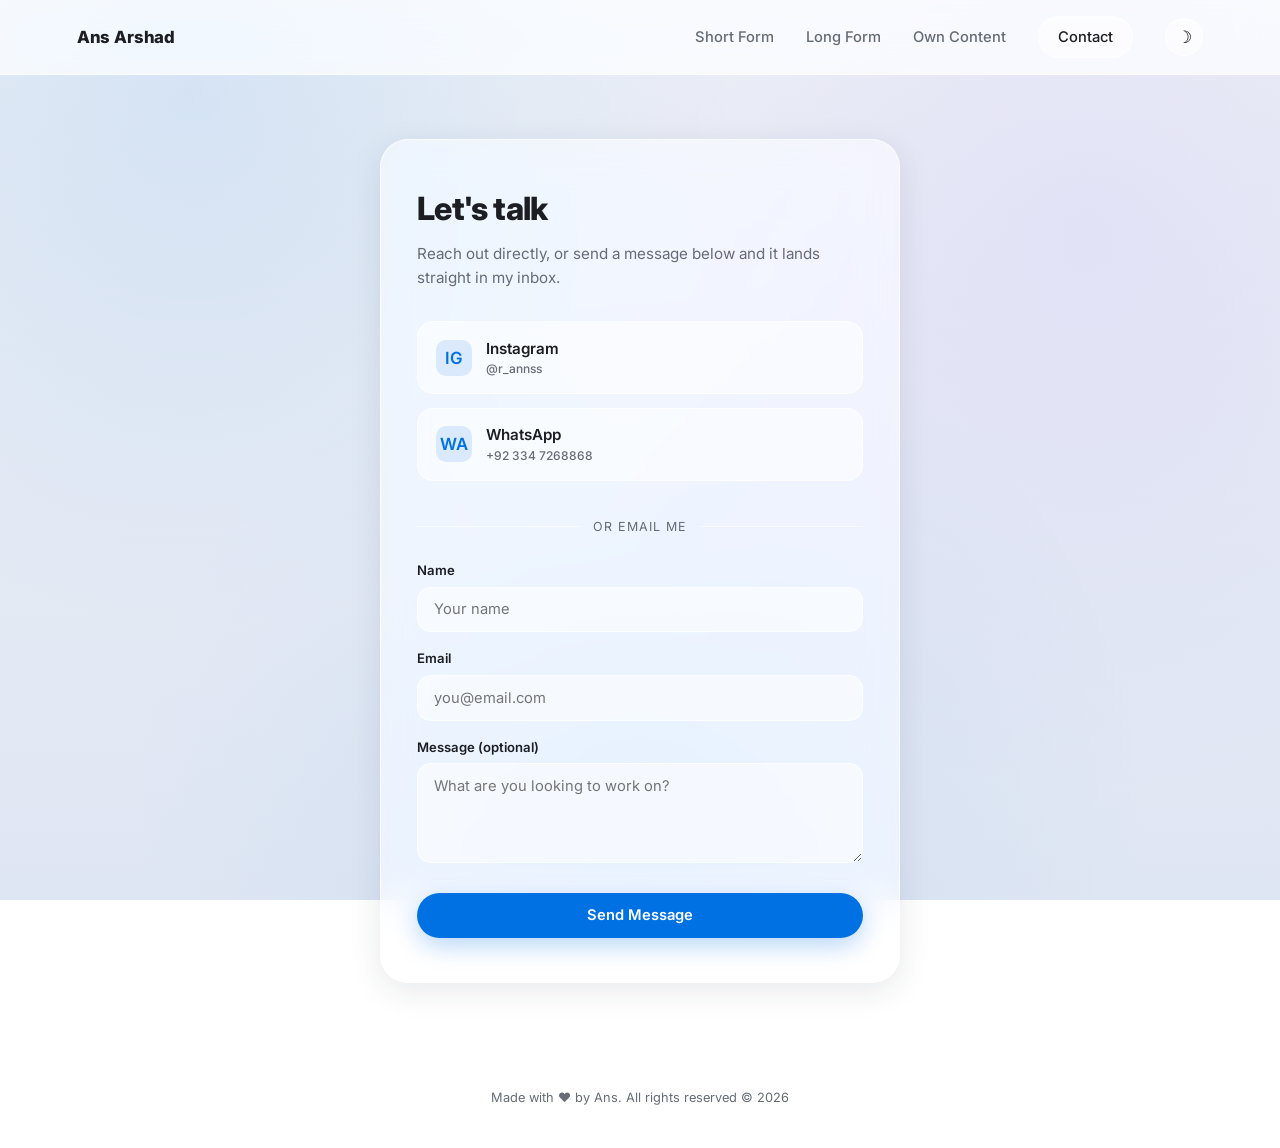
<file: contact.html>
<!DOCTYPE html>
<html lang="en">
<head>
<meta charset="UTF-8">
<meta name="viewport" content="width=device-width, initial-scale=1.0">
<title>Contact | Ans Arshad</title>
<link rel="stylesheet" href="styles.css">
<script>
  if(localStorage.getItem('theme') === 'dark'){
    document.documentElement.setAttribute('data-theme','dark');
  }
</script>
</head>
<body>

<nav class="navbar">
  <a href="index.html" class="logo">Ans Arshad</a>
  <button class="nav-toggle" id="navToggle" aria-label="Toggle menu">&#9776;</button>
  <div class="links" id="navLinks">
    <a href="index.html#shortform">Short Form</a>
    <a href="index.html#longform">Long Form</a>
    <a href="index.html#owncontent">Own Content</a>
    <a href="contact.html" class="contact-btn">Contact</a>
    <button class="theme-toggle" id="themeToggle" aria-label="Toggle dark mode">&#9789;</button>
  </div>
</nav>

<div class="contact-wrap">
  <div class="contact-card glass">
    <h1>Let's talk</h1>
    <p>Reach out directly, or send a message below and it lands straight in my inbox.</p>

    <div class="contact-links">
      <a class="contact-link" href="https://www.instagram.com/r_annss" target="_blank" rel="noopener">
        <span class="icon">IG</span>
        <span class="meta">Instagram<small>@r_annss</small></span>
      </a>
      <a class="contact-link" href="https://wa.me/923347268868" target="_blank" rel="noopener">
        <span class="icon">WA</span>
        <span class="meta">WhatsApp<small>+92 334 7268868</small></span>
      </a>
    </div>

    <div class="divider">or email me</div>

    <form class="contact-form" name="contact" method="POST" data-netlify="true" netlify-honeypot="bot-field" action="thank-you.html">
      <input type="hidden" name="form-name" value="contact">
      <p style="display:none;">
        <label>Don't fill this out: <input name="bot-field"></label>
      </p>

      <div class="field">
        <label for="name">Name</label>
        <input type="text" id="name" name="name" placeholder="Your name" required>
      </div>

      <div class="field">
        <label for="email">Email</label>
        <input type="email" id="email" name="email" placeholder="you@email.com" required>
      </div>

      <div class="field">
        <label for="message">Message (optional)</label>
        <textarea id="message" name="message" placeholder="What are you looking to work on?"></textarea>
      </div>

      <button type="submit" class="btn btn-primary submit-btn">Send Message</button>
    </form>
  </div>
</div>

<footer>
  <p>Made with &#10084;&#65039; by Ans. All rights reserved &#169; 2026</p>
</footer>

<script>
  const navToggle = document.getElementById('navToggle');
  const navLinks = document.getElementById('navLinks');
  navToggle.addEventListener('click', () => navLinks.classList.toggle('open'));

  const themeToggle = document.getElementById('themeToggle');
  const root = document.documentElement;
  function syncIcon(){
    themeToggle.innerHTML = root.getAttribute('data-theme') === 'dark' ? '&#9728;&#65039;' : '&#9789;';
  }
  syncIcon();
  themeToggle.addEventListener('click', () => {
    const isDark = root.getAttribute('data-theme') === 'dark';
    if(isDark){
      root.removeAttribute('data-theme');
      localStorage.setItem('theme','light');
    } else {
      root.setAttribute('data-theme','dark');
      localStorage.setItem('theme','dark');
    }
    syncIcon();
  });
</script>

</body>
</html>
</file>
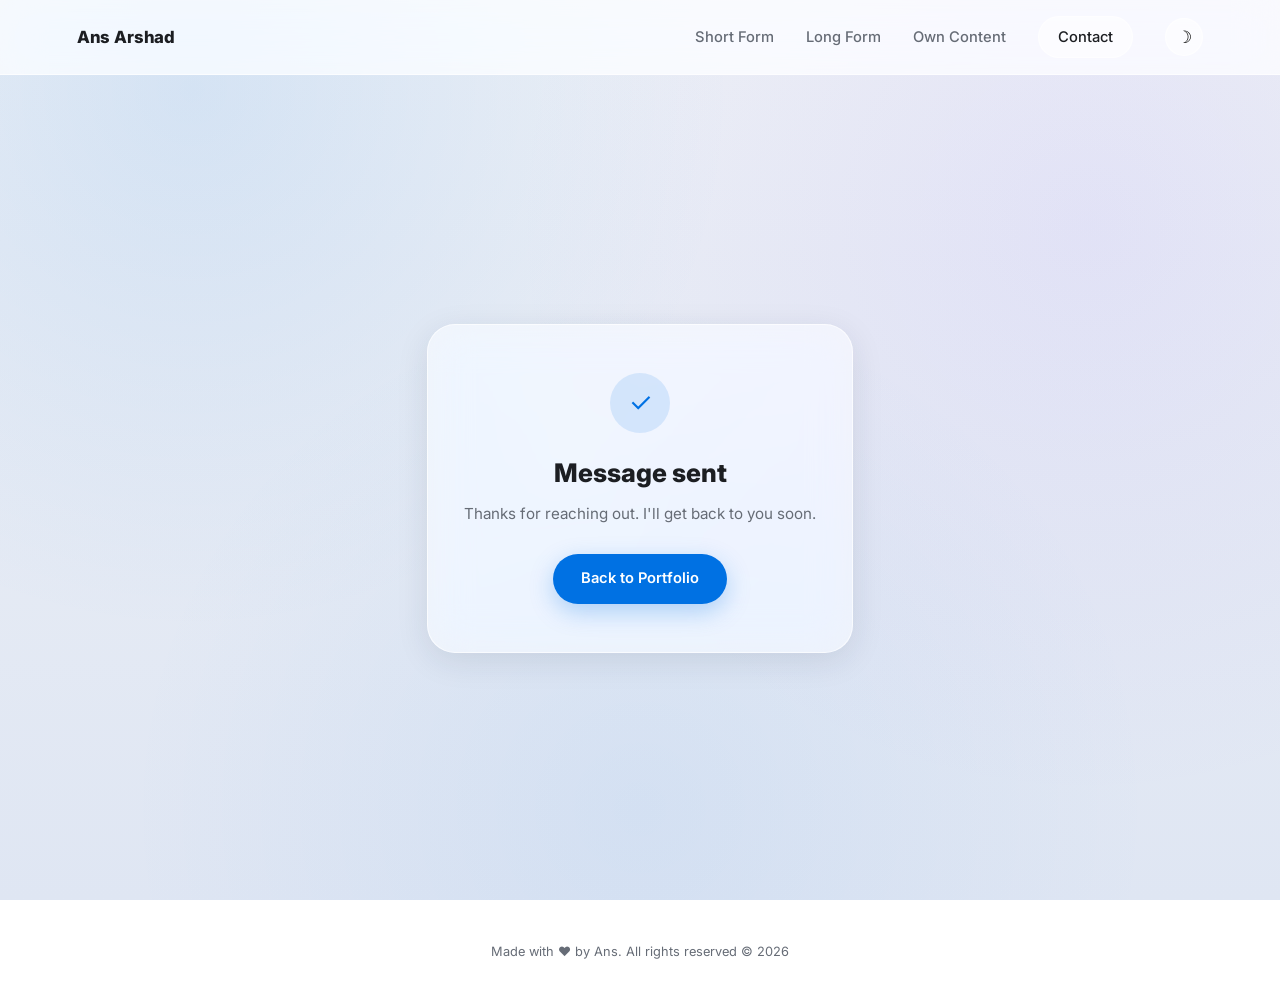
<file: thank-you.html>
<!DOCTYPE html>
<html lang="en">
<head>
<meta charset="UTF-8">
<meta name="viewport" content="width=device-width, initial-scale=1.0">
<title>Message Sent | Ans Arshad</title>
<link rel="stylesheet" href="styles.css">
<script>
  if(localStorage.getItem('theme') === 'dark'){
    document.documentElement.setAttribute('data-theme','dark');
  }
</script>
</head>
<body>

<nav class="navbar">
  <a href="index.html" class="logo">Ans Arshad</a>
  <div class="links">
    <a href="index.html#shortform">Short Form</a>
    <a href="index.html#longform">Long Form</a>
    <a href="index.html#owncontent">Own Content</a>
    <a href="contact.html" class="contact-btn">Contact</a>
    <button class="theme-toggle" id="themeToggle" aria-label="Toggle dark mode">&#9789;</button>
  </div>
</nav>

<div class="ty-wrap">
  <div class="ty-card glass">
    <div class="icon">&#10003;</div>
    <h1>Message sent</h1>
    <p>Thanks for reaching out. I'll get back to you soon.</p>
    <a href="index.html" class="btn btn-primary">Back to Portfolio</a>
  </div>
</div>

<footer>
  <p>Made with &#10084;&#65039; by Ans. All rights reserved &#169; 2026</p>
</footer>

<script>
  const themeToggle = document.getElementById('themeToggle');
  const root = document.documentElement;
  function syncIcon(){
    themeToggle.innerHTML = root.getAttribute('data-theme') === 'dark' ? '&#9728;&#65039;' : '&#9789;';
  }
  syncIcon();
  themeToggle.addEventListener('click', () => {
    const isDark = root.getAttribute('data-theme') === 'dark';
    if(isDark){
      root.removeAttribute('data-theme');
      localStorage.setItem('theme','light');
    } else {
      root.setAttribute('data-theme','dark');
      localStorage.setItem('theme','dark');
    }
    syncIcon();
  });
</script>

</body>
</html>
</file>
<file: styles.css>
@import url('https://fonts.googleapis.com/css2?family=Inter:wght@400;500;600;700;800&display=swap');

:root{
  --bg-1:#eef1f6;
  --bg-2:#dfe6f3;
  --bg-3:#e9ecf5;
  --glass:rgba(255,255,255,0.55);
  --glass-strong:rgba(255,255,255,0.72);
  --glass-border:rgba(255,255,255,0.65);
  --text:#1c1e22;
  --text-dim:#666c76;
  --accent:#0071e3;
  --accent-soft:rgba(0,113,227,0.12);
  --shadow:0 8px 32px rgba(31,41,55,0.10);
  color-scheme:light;
  transition:background-color .3s ease, color .3s ease;
}

html[data-theme="dark"]{
  --bg-1:#0b0d12;
  --bg-2:#12151c;
  --bg-3:#0f1116;
  --glass:rgba(255,255,255,0.06);
  --glass-strong:rgba(18,20,26,0.75);
  --glass-border:rgba(255,255,255,0.12);
  --text:#f2f3f5;
  --text-dim:#9aa0ab;
  --accent:#3b9dff;
  --accent-soft:rgba(59,157,255,0.16);
  --shadow:0 8px 32px rgba(0,0,0,0.45);
  color-scheme:dark;
}

*{margin:0;padding:0;box-sizing:border-box;}

html{scroll-behavior:smooth;}

body{
  font-family:'Inter',sans-serif;
  color:var(--text);
  background:
    radial-gradient(circle at 15% 10%, rgba(0,113,227,0.10), transparent 40%),
    radial-gradient(circle at 85% 25%, rgba(120,80,255,0.08), transparent 45%),
    radial-gradient(circle at 50% 90%, rgba(0,113,227,0.06), transparent 50%),
    linear-gradient(180deg, var(--bg-1), var(--bg-2));
  background-attachment:fixed;
  min-height:100vh;
  line-height:1.55;
}

a{color:inherit; text-decoration:none;}

/* ---------- glass utility ---------- */
.glass{
  background:var(--glass);
  backdrop-filter:blur(20px) saturate(180%);
  -webkit-backdrop-filter:blur(20px) saturate(180%);
  border:1px solid var(--glass-border);
  box-shadow:var(--shadow);
}

/* ---------- nav ---------- */
.navbar{
  position:sticky; top:0; z-index:100;
  display:flex; align-items:center; justify-content:space-between;
  padding:1rem 6vw;
  background:var(--glass-strong);
  backdrop-filter:blur(20px) saturate(180%);
  -webkit-backdrop-filter:blur(20px) saturate(180%);
  border-bottom:1px solid var(--glass-border);
}
.navbar .logo{font-weight:800; font-size:1.05rem; letter-spacing:-0.01em;}
.navbar .links{display:flex; align-items:center; gap:2rem; font-size:.92rem; font-weight:500;}
.navbar .links a{color:var(--text-dim); transition:color .2s;}
.navbar .links a:hover{color:var(--accent);}
.navbar .links a.contact-btn{
  color:var(--text);
  background:var(--glass);
  border:1px solid var(--glass-border);
  padding:.55rem 1.2rem;
  border-radius:999px;
  transition:.2s;
}
.navbar .links a.contact-btn:hover{background:var(--accent); color:#fff; border-color:var(--accent);}
.nav-toggle{display:none; background:none; border:0; font-size:1.4rem; cursor:pointer; color:var(--text);}

.theme-toggle{
  width:38px; height:38px; border-radius:50%;
  background:var(--glass); border:1px solid var(--glass-border);
  display:flex; align-items:center; justify-content:center;
  font-size:1.05rem; cursor:pointer; transition:.2s; flex-shrink:0;
}
.theme-toggle:hover{transform:translateY(-2px); border-color:var(--accent);}

@media (max-width:760px){
  .navbar .links{
    position:fixed; top:64px; left:0; right:0;
    flex-direction:column; align-items:flex-start; gap:1.25rem;
    padding:1.5rem 6vw 2rem;
    background:var(--glass-strong);
    backdrop-filter:blur(20px) saturate(180%);
    border-bottom:1px solid var(--glass-border);
    transform:translateY(-130%);
    transition:transform .3s ease;
  }
  .navbar .links.open{transform:translateY(0);}
  .nav-toggle{display:block;}
}

/* ---------- hero ---------- */
.hero{
  min-height:80vh;
  display:flex; flex-direction:column; align-items:center; justify-content:center;
  text-align:center; padding:4rem 6vw; gap:1rem;
}
.hero .eyebrow{
  font-size:.8rem; letter-spacing:.12em; text-transform:uppercase;
  color:var(--accent); font-weight:600;
}
.hero h1{
  font-size:clamp(2.8rem, 8vw, 5.5rem);
  font-weight:800; letter-spacing:-0.03em;
}
.hero .role{
  font-size:clamp(1.05rem, 2.2vw, 1.4rem);
  color:var(--text-dim); font-weight:500;
}
.hero .pitch{
  max-width:44ch; color:var(--text-dim); font-size:1rem; margin-top:.5rem;
}
.hero .cta-row{display:flex; gap:1rem; margin-top:1.75rem; flex-wrap:wrap; justify-content:center;}
.btn{
  padding:.85rem 1.75rem; border-radius:999px; font-weight:600; font-size:.92rem;
  transition:.2s; display:inline-block;
}
.btn-primary{background:var(--accent); color:#fff; box-shadow:0 8px 24px rgba(0,113,227,.28);}
.btn-primary:hover{transform:translateY(-2px); box-shadow:0 12px 28px rgba(0,113,227,.35);}
.btn-ghost{background:var(--glass); border:1px solid var(--glass-border); color:var(--text);}
.btn-ghost:hover{transform:translateY(-2px);}

/* ---------- sections ---------- */
section.content{padding:5rem 6vw;}
.section-head{text-align:center; max-width:50ch; margin:0 auto 3rem;}
.section-head .eyebrow{
  font-size:.78rem; letter-spacing:.12em; text-transform:uppercase;
  color:var(--accent); font-weight:600; margin-bottom:.6rem;
}
.section-head h2{font-size:clamp(2rem,5vw,2.75rem); font-weight:800; letter-spacing:-0.02em;}
.section-head p{color:var(--text-dim); margin-top:.6rem; font-size:.98rem;}

.grid{display:grid; gap:1.75rem;}
.grid-short{grid-template-columns:repeat(auto-fit, minmax(230px,1fr));}
.grid-long{grid-template-columns:repeat(auto-fit, minmax(320px,1fr));}
.grid-own{grid-template-columns:repeat(auto-fit, minmax(230px,1fr));}

.video-card{
  border-radius:22px; overflow:hidden; padding:.9rem;
  display:flex; flex-direction:column; gap:.75rem;
  transition:transform .25s ease, box-shadow .25s ease;
}
.video-card:hover{transform:translateY(-4px);}
.video-frame{
  position:relative; width:100%; border-radius:16px; overflow:hidden;
  background:#0d0d0f;
}
.video-frame.short{aspect-ratio:9/16;}
.video-frame.long{aspect-ratio:16/9;}
.video-frame video{width:100%; height:100%; object-fit:cover; display:block;}
.video-card .label{padding:.15rem .35rem .3rem; font-size:.88rem; font-weight:600;}
.video-card .sub{padding:0 .35rem; font-size:.75rem; color:var(--text-dim);}

/* ---------- footer ---------- */
footer{
  padding:2.5rem 6vw; text-align:center; font-size:.8rem; color:var(--text-dim);
  border-top:1px solid var(--glass-border);
}

/* ---------- contact page ---------- */
.contact-wrap{
  min-height:calc(100vh - 74px);
  display:flex; align-items:center; justify-content:center;
  padding:4rem 6vw;
}
.contact-card{
  width:100%; max-width:520px; border-radius:28px; padding:2.75rem 2.25rem;
}
.contact-card h1{font-size:2rem; font-weight:800; letter-spacing:-0.02em; margin-bottom:.5rem;}
.contact-card > p{color:var(--text-dim); margin-bottom:2rem; font-size:.95rem;}

.contact-links{display:flex; flex-direction:column; gap:.85rem; margin-bottom:2.25rem;}
.contact-link{
  display:flex; align-items:center; gap:.9rem;
  padding:.9rem 1.1rem; border-radius:16px;
  background:var(--glass); border:1px solid var(--glass-border);
  font-weight:600; font-size:.95rem; transition:.2s;
}
.contact-link:hover{transform:translateY(-2px); border-color:var(--accent);}
.contact-link .icon{
  width:36px; height:36px; border-radius:10px; display:flex; align-items:center; justify-content:center;
  background:var(--accent-soft); color:var(--accent); font-size:1.05rem; flex-shrink:0;
}
.contact-link .meta{display:flex; flex-direction:column;}
.contact-link .meta small{font-weight:500; color:var(--text-dim); font-size:.75rem;}

.divider{
  display:flex; align-items:center; gap:.75rem; margin:1.5rem 0;
  color:var(--text-dim); font-size:.78rem; text-transform:uppercase; letter-spacing:.08em;
}
.divider::before, .divider::after{content:""; flex:1; height:1px; background:var(--glass-border);}

form.contact-form{display:flex; flex-direction:column; gap:1rem;}
.field label{display:block; font-size:.82rem; font-weight:600; margin-bottom:.4rem;}
.field input, .field textarea{
  width:100%; padding:.8rem 1rem; border-radius:14px;
  background:rgba(255,255,255,0.55); border:1px solid var(--glass-border);
  font-family:'Inter',sans-serif; font-size:.92rem; color:var(--text);
  outline:none; transition:.2s;
}
.field input:focus, .field textarea:focus{border-color:var(--accent); background:rgba(255,255,255,0.8);}
.field textarea{resize:vertical; min-height:100px;}
.submit-btn{
  margin-top:.4rem; border:0; cursor:pointer; font-family:'Inter',sans-serif;
}

/* ---------- thank you page ---------- */
.ty-wrap{
  min-height:calc(100vh - 74px);
  display:flex; align-items:center; justify-content:center; padding:4rem 6vw; text-align:center;
}
.ty-card{max-width:460px; padding:3rem 2.25rem; border-radius:28px;}
.ty-card .icon{
  width:60px; height:60px; border-radius:50%; background:var(--accent-soft); color:var(--accent);
  display:flex; align-items:center; justify-content:center; font-size:1.7rem; margin:0 auto 1.25rem;
}
.ty-card h1{font-size:1.6rem; font-weight:800; margin-bottom:.6rem;}
.ty-card p{color:var(--text-dim); font-size:.95rem; margin-bottom:1.75rem;}
</file>
